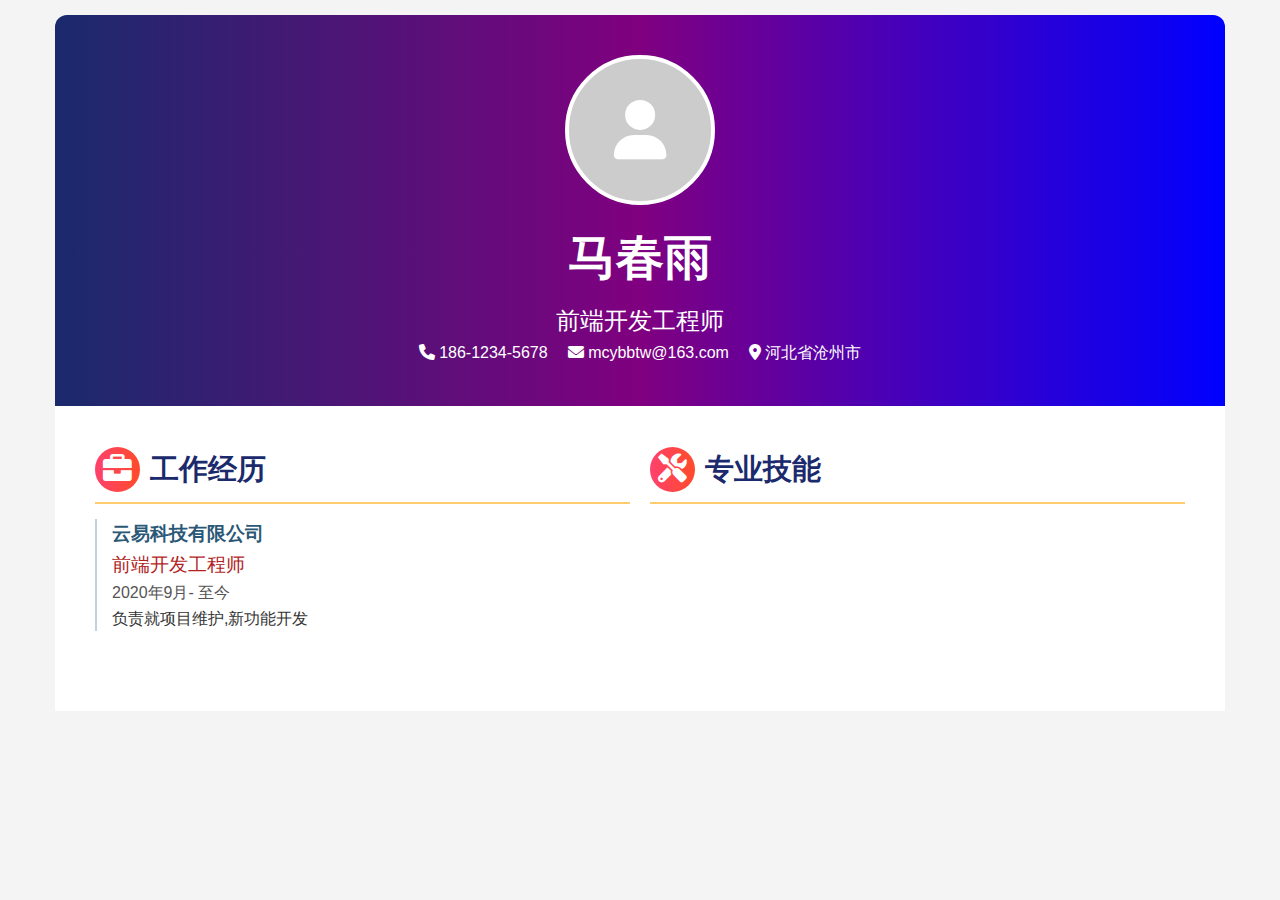
<file: index.html>
<!DOCTYPE html>
<html lang="en">

<head>
  <meta charset="UTF-8" />
  <meta name="viewport" content="width=device-width, initial-scale=1.0" />
  <title>个人简历--马春雨</title>

  <link rel="stylesheet" href="./css/style.css" />
  <link rel="stylesheet" href="./css/resume.css" />
  <link rel="stylesheet" href="https://cdnjs.cloudflare.com/ajax/libs/font-awesome/6.0.0/css/all.min.css" />
</head>

<body>
  <div id="resume">
    <!-- 头部 -->
    <header>
      <div class="icon">
        <i class="fas fa-user"></i>
      </div>
      <h1 class="name">马春雨</h1>
      <p class="introduce">前端开发工程师</p>

      <div class="contact">
        <div class="item">
          <i class="fa fa-phone"></i>
          <span>186-1234-5678</span>
        </div>
        <div class="item">
          <i class="fa fa-envelope"></i>
          <span>mcybbtw@163.com</span>
        </div>
        <div class="item">
          <i class="fa fa-map-marker-alt"></i>
          <span>河北省沧州市</span>
        </div>
    </header>



    <!-- 内容区域 -->
    <div class="content">
      <div class="content-left">
        <div class="section">
          <h2><i class="fas fa-briefcase"></i>工作经历</h2>

          <div class="item">
            <h3>云易科技有限公司</h3>
            <p class="item-desc">前端开发工程师</p>
            <p class="item-date">2020年9月- 至今</p>

            <p>负责就项目维护,新功能开发</p>
          </div>
        </div>
      </div>
      <div class="content-right">
        <div class="section">
          <h2><i class="fas fa-tools"></i>专业技能 </h2>

        </div>
      </div>
    </div>


    <!-- 底部 -->
    <footer></footer>
  </div>
</body>

</html>
</file>
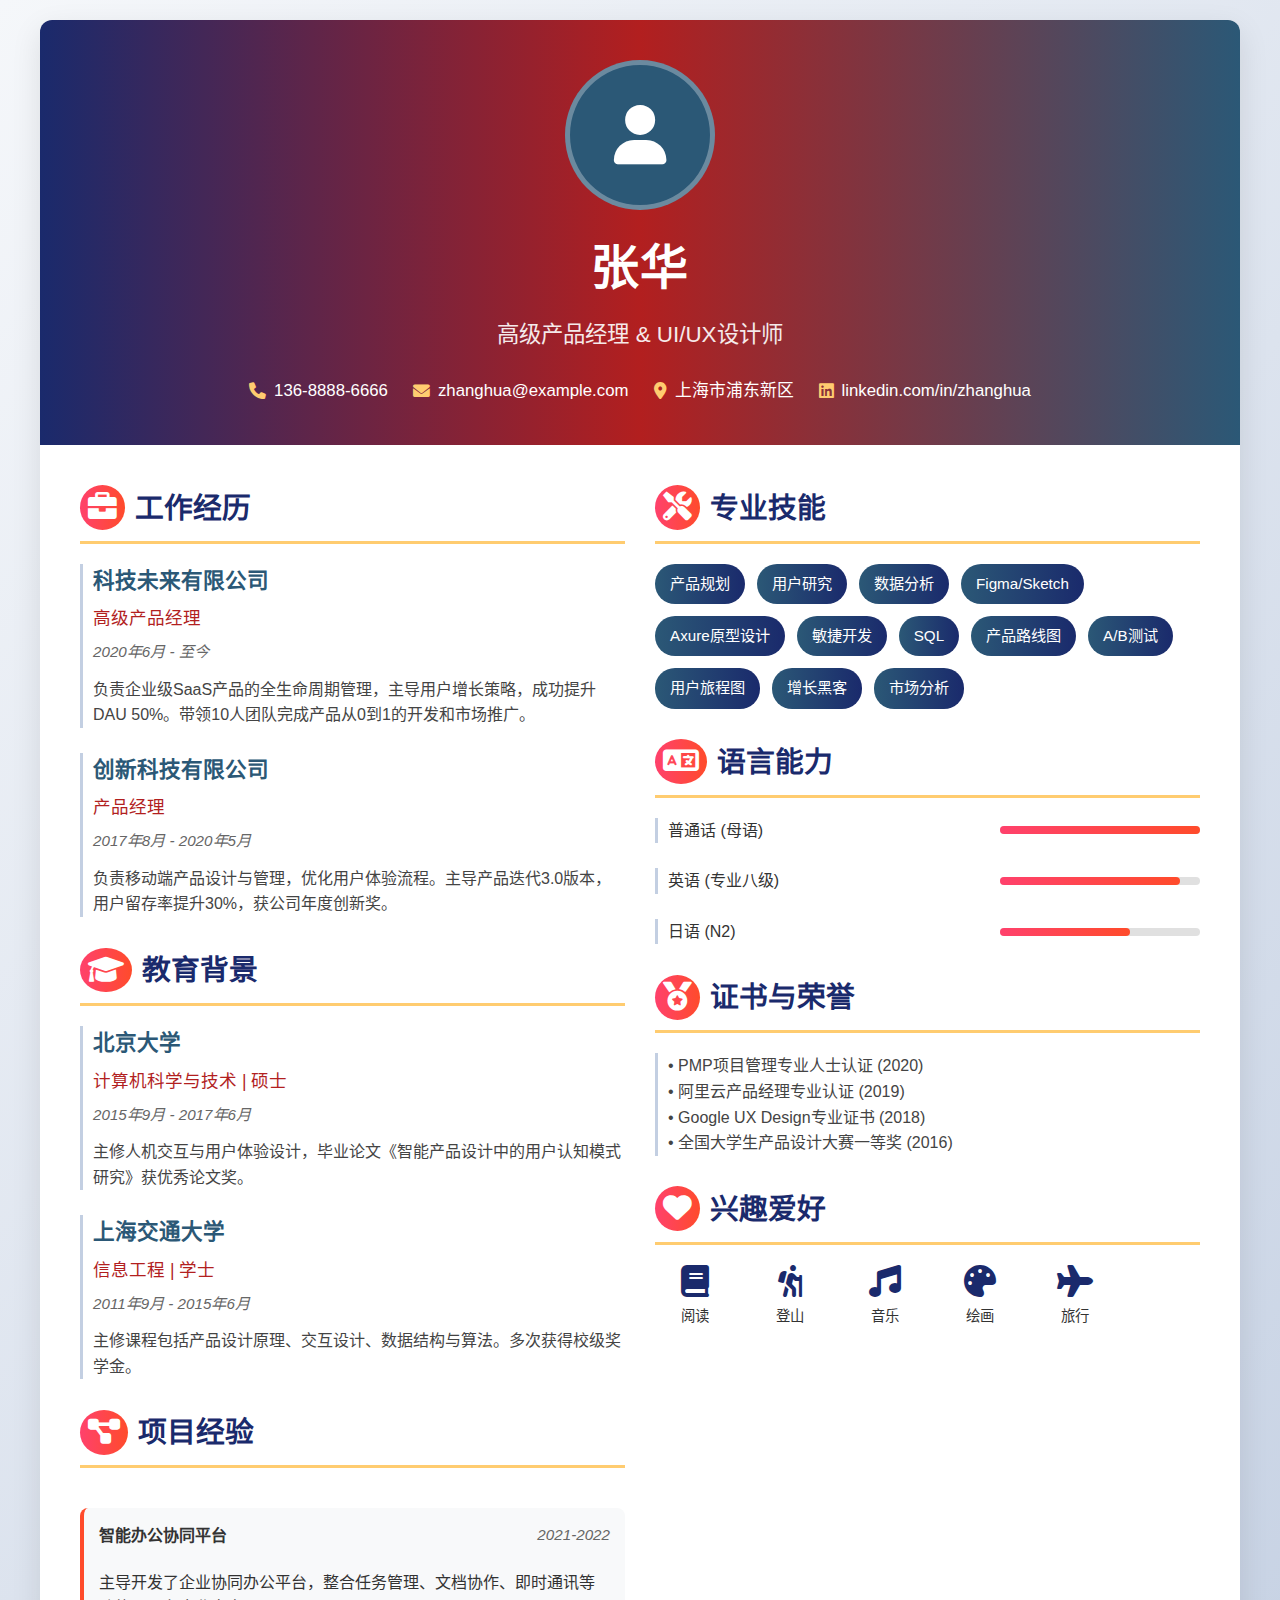
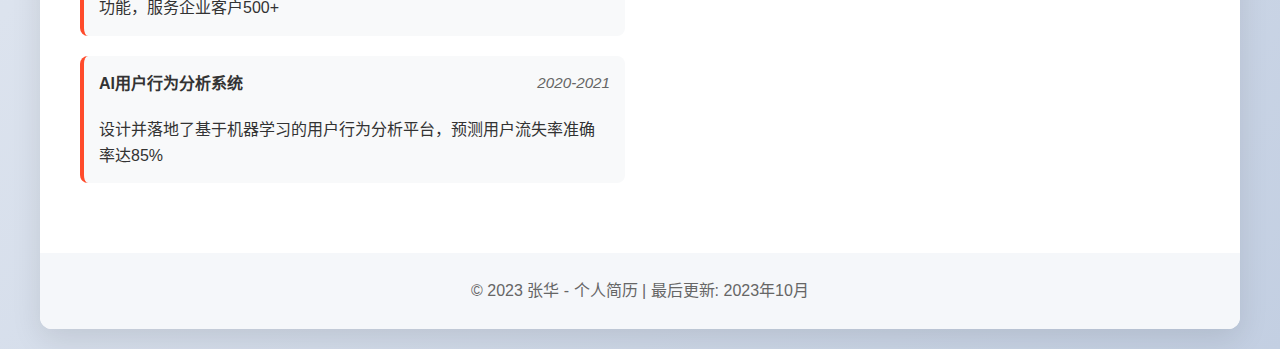
<file: html/效果.html>
<!DOCTYPE html>
<html lang="zh-CN">
  <head>
    <meta charset="UTF-8" />
    <meta name="viewport" content="width=device-width, initial-scale=1.0" />
    <title>个人简历 - 张华</title>
    <link
      rel="stylesheet"
      href="https://cdnjs.cloudflare.com/ajax/libs/font-awesome/6.0.0/css/all.min.css"
    />
    <style>
      * {
        margin: 0;
        padding: 0;
        box-sizing: border-box;
        font-family: 'Segoe UI', 'Microsoft YaHei', sans-serif;
      }

      body {
        background: linear-gradient(135deg, #f5f7fa 0%, #c3cfe2 100%);
        color: #333;
        line-height: 1.6;
        padding: 20px;
        min-height: 100vh;
      }

      .resume-container {
        max-width: 1200px;
        margin: 0 auto;
        box-shadow: 0 10px 30px rgba(0, 0, 0, 0.1);
        border-radius: 12px;
        overflow: hidden;
        background: white;
      }

      header {
        background: linear-gradient(to right, #1a2a6c, #b21f1f, #2b5876);
        color: white;
        padding: 40px;
        text-align: center;
        position: relative;
      }

      .profile-img {
        width: 150px;
        height: 150px;
        border-radius: 50%;
        border: 5px solid rgba(255, 255, 255, 0.3);
        margin: 0 auto 20px;
        object-fit: cover;
        background: #2b5876;
        display: flex;
        align-items: center;
        justify-content: center;
        font-size: 60px;
      }

      .name {
        font-size: 3rem;
        font-weight: 700;
        margin-bottom: 10px;
        letter-spacing: 1px;
      }

      .title {
        font-size: 1.4rem;
        font-weight: 300;
        margin-bottom: 20px;
        opacity: 0.9;
      }

      .contact-info {
        display: flex;
        justify-content: center;
        flex-wrap: wrap;
        gap: 25px;
        margin-top: 25px;
      }

      .contact-item {
        display: flex;
        align-items: center;
        gap: 8px;
        font-size: 1.05rem;
      }

      .contact-item i {
        color: #ffcc70;
      }

      .content {
        display: grid;
        grid-template-columns: 1fr 1fr;
        gap: 30px;
        padding: 40px;
      }

      .section {
        margin-bottom: 30px;
      }

      .section-title {
        display: flex;
        align-items: center;
        gap: 10px;
        font-size: 1.8rem;
        color: #1a2a6c;
        margin-bottom: 20px;
        padding-bottom: 10px;
        border-bottom: 3px solid #ffcc70;
      }

      .section-title i {
        background: linear-gradient(to right, #ff416c, #ff4b2b);
        padding: 8px;
        border-radius: 50%;
        color: white;
      }

      .item {
        margin-bottom: 25px;
        padding-left: 10px;
        border-left: 3px solid #c3cfe2;
      }

      .item-title {
        font-size: 1.35rem;
        font-weight: 600;
        color: #2b5876;
        margin-bottom: 6px;
      }

      .item-subtitle {
        font-size: 1.1rem;
        color: #b21f1f;
        margin-bottom: 8px;
        font-weight: 500;
      }

      .item-date {
        font-size: 0.95rem;
        color: #666;
        margin-bottom: 12px;
        font-style: italic;
      }

      .item-desc {
        font-size: 1rem;
        color: #444;
      }

      .skills {
        display: flex;
        flex-wrap: wrap;
        gap: 12px;
        margin-top: 15px;
      }

      .skill {
        background: linear-gradient(to right, #2b5876, #1a2a6c);
        color: white;
        padding: 8px 15px;
        border-radius: 20px;
        font-size: 0.95rem;
      }

      .languages .item {
        display: flex;
        justify-content: space-between;
        align-items: center;
      }

      .language-bar {
        height: 8px;
        background: #e0e0e0;
        border-radius: 4px;
        flex: 1;
        max-width: 200px;
        margin-left: 15px;
      }

      .language-level {
        height: 100%;
        border-radius: 4px;
        background: linear-gradient(to right, #ff416c, #ff4b2b);
      }

      .interests {
        display: flex;
        flex-wrap: wrap;
        gap: 15px;
        margin-top: 15px;
      }

      .interest {
        display: flex;
        flex-direction: column;
        align-items: center;
        width: 80px;
      }

      .interest i {
        font-size: 2rem;
        color: #1a2a6c;
        margin-bottom: 8px;
      }

      .interest span {
        font-size: 0.9rem;
        text-align: center;
      }

      .projects {
        display: grid;
        gap: 20px;
      }

      .project {
        background: #f8f9fa;
        padding: 15px;
        border-radius: 8px;
        border-left: 4px solid #ff4b2b;
      }

      .project-title {
        display: flex;
        justify-content: space-between;
        margin-bottom: 10px;
      }

      footer {
        text-align: center;
        padding: 25px;
        background: #f5f7fa;
        color: #666;
        font-size: 1rem;
      }

      /* 响应式设计 */
      @media (max-width: 900px) {
        .content {
          grid-template-columns: 1fr;
        }

        .name {
          font-size: 2.5rem;
        }
      }

      @media (max-width: 600px) {
        header {
          padding: 30px 20px;
        }

        .name {
          font-size: 2rem;
        }

        .contact-info {
          flex-direction: column;
          gap: 15px;
        }

        .content {
          padding: 30px 20px;
        }

        .section-title {
          font-size: 1.6rem;
        }
      }
    </style>
  </head>
  <body>
    <div class="resume-container">
      <header>
        <div class="profile-img">
          <i class="fas fa-user"></i>
        </div>
        <h1 class="name">张华</h1>
        <h2 class="title">高级产品经理 & UI/UX设计师</h2>

        <div class="contact-info">
          <div class="contact-item">
            <i class="fas fa-phone"></i>
            <span>136-8888-6666</span>
          </div>
          <div class="contact-item">
            <i class="fas fa-envelope"></i>
            <span>zhanghua@example.com</span>
          </div>
          <div class="contact-item">
            <i class="fas fa-map-marker-alt"></i>
            <span>上海市浦东新区</span>
          </div>
          <div class="contact-item">
            <i class="fab fa-linkedin"></i>
            <span>linkedin.com/in/zhanghua</span>
          </div>
        </div>
      </header>

      <div class="content">
        <div class="left-column">
          <div class="section">
            <h2 class="section-title">
              <i class="fas fa-briefcase"></i>工作经历
            </h2>

            <div class="item">
              <h3 class="item-title">科技未来有限公司</h3>
              <p class="item-subtitle">高级产品经理</p>
              <p class="item-date">2020年6月 - 至今</p>
              <p class="item-desc">
                负责企业级SaaS产品的全生命周期管理，主导用户增长策略，成功提升DAU
                50%。带领10人团队完成产品从0到1的开发和市场推广。
              </p>
            </div>

            <div class="item">
              <h3 class="item-title">创新科技有限公司</h3>
              <p class="item-subtitle">产品经理</p>
              <p class="item-date">2017年8月 - 2020年5月</p>
              <p class="item-desc">
                负责移动端产品设计与管理，优化用户体验流程。主导产品迭代3.0版本，用户留存率提升30%，获公司年度创新奖。
              </p>
            </div>
          </div>

          <div class="section">
            <h2 class="section-title">
              <i class="fas fa-graduation-cap"></i>教育背景
            </h2>

            <div class="item">
              <h3 class="item-title">北京大学</h3>
              <p class="item-subtitle">计算机科学与技术 | 硕士</p>
              <p class="item-date">2015年9月 - 2017年6月</p>
              <p class="item-desc">
                主修人机交互与用户体验设计，毕业论文《智能产品设计中的用户认知模式研究》获优秀论文奖。
              </p>
            </div>

            <div class="item">
              <h3 class="item-title">上海交通大学</h3>
              <p class="item-subtitle">信息工程 | 学士</p>
              <p class="item-date">2011年9月 - 2015年6月</p>
              <p class="item-desc">
                主修课程包括产品设计原理、交互设计、数据结构与算法。多次获得校级奖学金。
              </p>
            </div>
          </div>

          <div class="section projects">
            <h2 class="section-title">
              <i class="fas fa-project-diagram"></i>项目经验
            </h2>

            <div class="project">
              <div class="project-title">
                <strong>智能办公协同平台</strong>
                <span class="item-date">2021-2022</span>
              </div>
              <p>
                主导开发了企业协同办公平台，整合任务管理、文档协作、即时通讯等功能，服务企业客户500+
              </p>
            </div>

            <div class="project">
              <div class="project-title">
                <strong>AI用户行为分析系统</strong>
                <span class="item-date">2020-2021</span>
              </div>
              <p>
                设计并落地了基于机器学习的用户行为分析平台，预测用户流失率准确率达85%
              </p>
            </div>
          </div>
        </div>

        <div class="right-column">
          <div class="section">
            <h2 class="section-title"><i class="fas fa-tools"></i>专业技能</h2>

            <div class="skills">
              <span class="skill">产品规划</span>
              <span class="skill">用户研究</span>
              <span class="skill">数据分析</span>
              <span class="skill">Figma/Sketch</span>
              <span class="skill">Axure原型设计</span>
              <span class="skill">敏捷开发</span>
              <span class="skill">SQL</span>
              <span class="skill">产品路线图</span>
              <span class="skill">A/B测试</span>
              <span class="skill">用户旅程图</span>
              <span class="skill">增长黑客</span>
              <span class="skill">市场分析</span>
            </div>
          </div>

          <div class="section languages">
            <h2 class="section-title">
              <i class="fas fa-language"></i>语言能力
            </h2>

            <div class="item">
              <span>普通话 (母语)</span>
              <div class="language-bar">
                <div class="language-level" style="width: 100%"></div>
              </div>
            </div>

            <div class="item">
              <span>英语 (专业八级)</span>
              <div class="language-bar">
                <div class="language-level" style="width: 90%"></div>
              </div>
            </div>

            <div class="item">
              <span>日语 (N2)</span>
              <div class="language-bar">
                <div class="language-level" style="width: 65%"></div>
              </div>
            </div>
          </div>

          <div class="section">
            <h2 class="section-title">
              <i class="fas fa-medal"></i>证书与荣誉
            </h2>

            <div class="item">
              <p class="item-desc">• PMP项目管理专业人士认证 (2020)</p>
              <p class="item-desc">• 阿里云产品经理专业认证 (2019)</p>
              <p class="item-desc">• Google UX Design专业证书 (2018)</p>
              <p class="item-desc">• 全国大学生产品设计大赛一等奖 (2016)</p>
            </div>
          </div>

          <div class="section">
            <h2 class="section-title"><i class="fas fa-heart"></i>兴趣爱好</h2>

            <div class="interests">
              <div class="interest">
                <i class="fas fa-book"></i>
                <span>阅读</span>
              </div>
              <div class="interest">
                <i class="fas fa-hiking"></i>
                <span>登山</span>
              </div>
              <div class="interest">
                <i class="fas fa-music"></i>
                <span>音乐</span>
              </div>
              <div class="interest">
                <i class="fas fa-palette"></i>
                <span>绘画</span>
              </div>
              <div class="interest">
                <i class="fas fa-plane"></i>
                <span>旅行</span>
              </div>
            </div>
          </div>
        </div>
      </div>

      <footer>
        <p>© 2023 张华 - 个人简历 | 最后更新: 2023年10月</p>
      </footer>
    </div>
  </body>
</html>
</file>
<file: css/style.css>
/* 初始化html */
* {
  margin: 0;
  padding: 0;
  box-sizing: border-box;
}

body {
  font-family: "Helvetica Neue", Helvetica, Arial, sans-serif;
  font-size: 16px;
  line-height: 1.6;
  color: #333;
  background-color: #f4f4f4;
}

ul {
  list-style: none;
  padding: 0;
  margin: 0;
}

a,
a:hover {
  text-decoration: none;
  color: inherit;
  transform: none;
}


h1,
h2,
h3,
h4,
p {
  margin: 0;
  padding: 0;

}
</file>
<file: css/resume.css>
#resume {
  margin: 0 auto;
  max-width: 1200px;
  padding: 15px;
}


/* Header Section */
header {
  text-align: center;
  padding: 40px;
  border-radius: 12px 12px 0 0;
  background: linear-gradient(to right, #1a2a6c, purple, blue);
  color: white;


  /* 头像 */
  .icon {
    width: 150px;
    height: 150px;
    border-radius: 50%;
    background-color: #ccc;
    margin: 0 auto;
    border: solid 4px white;
    font-size: 60px;

    display: flex;
    align-items: center;
    justify-content: center;

  }

  /* 姓名 */
  .name {
    margin: 15px 0 5px 0;
    font-size: 3rem;
  }

  /* 职位 */
  .introduce {
    font-size: 1.5rem;
  }

  .contact {
    display: flex;
    justify-content: center;
    flex-wrap: wrap;
    gap: 20px;
    font-size: 1rem;
  }
}

/* 内容区域 */

.content {
  display: grid;
  padding: 40px;
  gap: 20px;
  grid-template-columns: 1fr 1fr;
  flex-wrap: wrap;


  background-color: #ffffff;


  /* .content-left {
    flex: 1;
  }

  .content-right {
    flex: 1;
  } */


  .section {
    margin-bottom: 40px;

    h2 {
      font-size: 1.8rem;
      color: #1a2a6c;
      padding-bottom: 10px;
      margin-bottom: 15px;
      border-bottom: solid 2px #ffcc70;

      i {
        color: white;
        border-radius: 50%;
        background: linear-gradient(to right, #ff416c, #ff4b2b);
        padding: 8px;
        margin-right: 10px;
      }
    }

    .item {
      padding-left: 15px;
      border-left: solid 2px #c3cfe2;

      h3 {
        font-size: 1.2rem;
        color: #2b5876;
      }

      .item-desc {
        font-size: 1.2rem;
        color: #b21f1f;
      }

      .item-date {
        font-size: 1rem;
        color: #555;
      }
    }

  }




}
</file>
